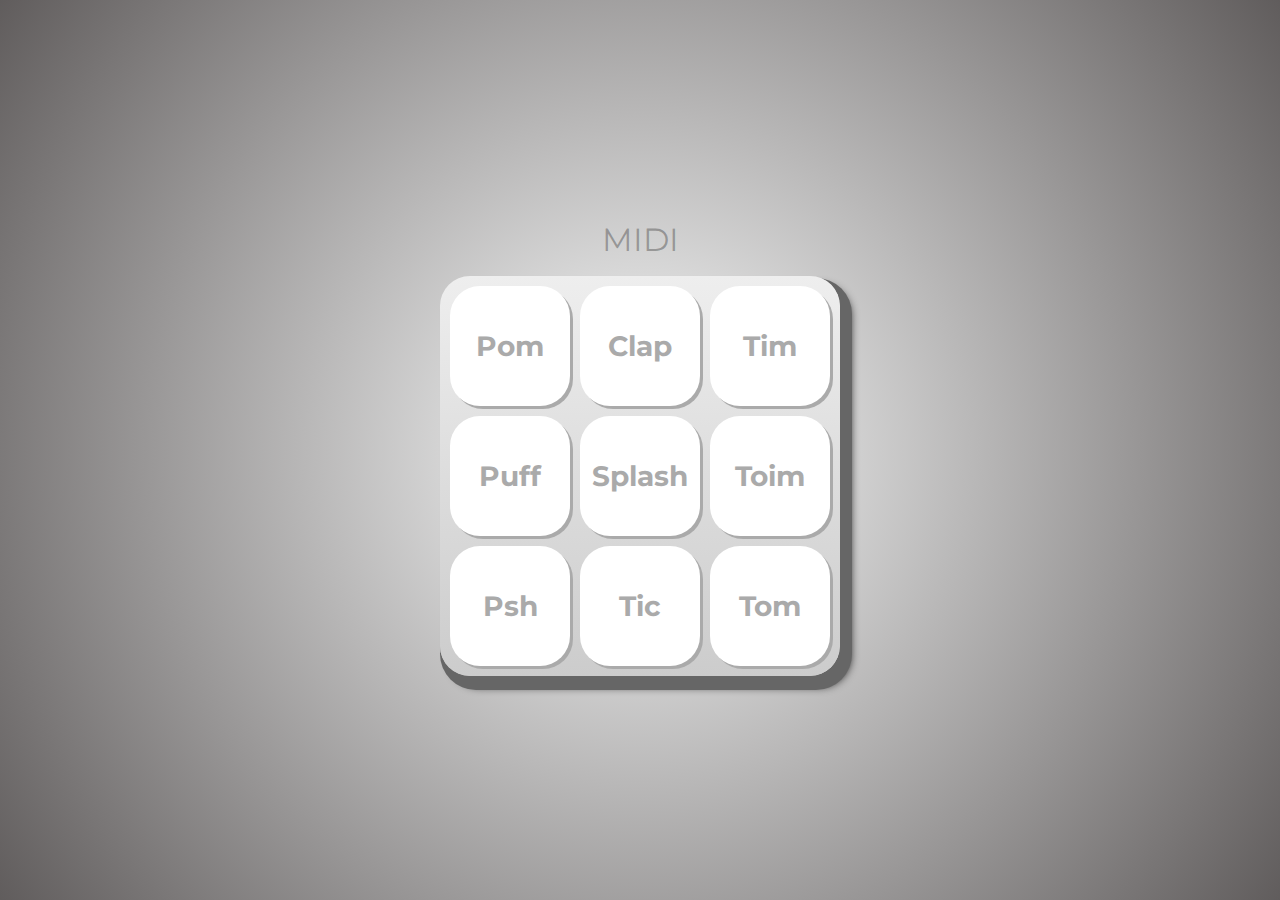
<file: JavaScript/JS Web/index.html>
<!DOCTYPE html>
<html lang="pt-BR">
<head>
    <meta charset="UTF-8">
    <meta http-equiv="X-UA-Compatible" content="IE=edge">
    <meta name="viewport" content="width=device-width, initial-scale=1.0">

    <title>MIDI</title>

    <link rel="preconnect" href="https://fonts.googleapis.com">
    <link rel="preconnect" href="https://fonts.gstatic.com" crossorigin>
    <link href="https://fonts.googleapis.com/css2?family=Montserrat:wght@500;600&display=swap" rel="stylesheet">

    <link rel="icon" type="image/png" href="images/bateria.png">
    <link rel="stylesheet" href="css/reset.css">
    <link rel="stylesheet" href="css/estilos.css">

</head>
<body>

    <h1>MIDI</h1>

    <section class="teclado">
        <button class="tecla tecla_pom">Pom</button>
        <button class="tecla tecla_clap">Clap</button>
        <button class="tecla tecla_tim">Tim</button>

        <button class="tecla tecla_puff">Puff</button>
        <button class="tecla tecla_splash">Splash</button>
        <button class="tecla tecla_toim">Toim</button>

        <button class="tecla tecla_psh">Psh</button>
        <button class="tecla tecla_tic">Tic</button>
        <button class="tecla tecla_tom">Tom</button>
    </section>

    <audio src="sounds/keyq.wav" id="som_tecla_pom"></audio>
    <audio src="sounds/keyw.wav" id="som_tecla_clap"></audio>
    <audio src="sounds/keye.wav" id="som_tecla_tim"></audio>
    <audio src="sounds/keya.wav" id="som_tecla_puff"></audio>
    <audio src="sounds/keys.wav" id="som_tecla_splash"></audio>
    <audio src="sounds/keyd.wav" id="som_tecla_toim"></audio>
    <audio src="sounds/keyz.wav" id="som_tecla_psh"></audio>
    <audio src="sounds/keyx.wav" id="som_tecla_tic"></audio>
    <audio src="sounds/keyc.wav" id="som_tecla_tom"></audio>

    
    <!-- O JS depende da estrutura do html, o script precisa ser passado no body. Se não depende, no head. -->
    <script src="main.js"></script> 

</body>
</html>
</file>
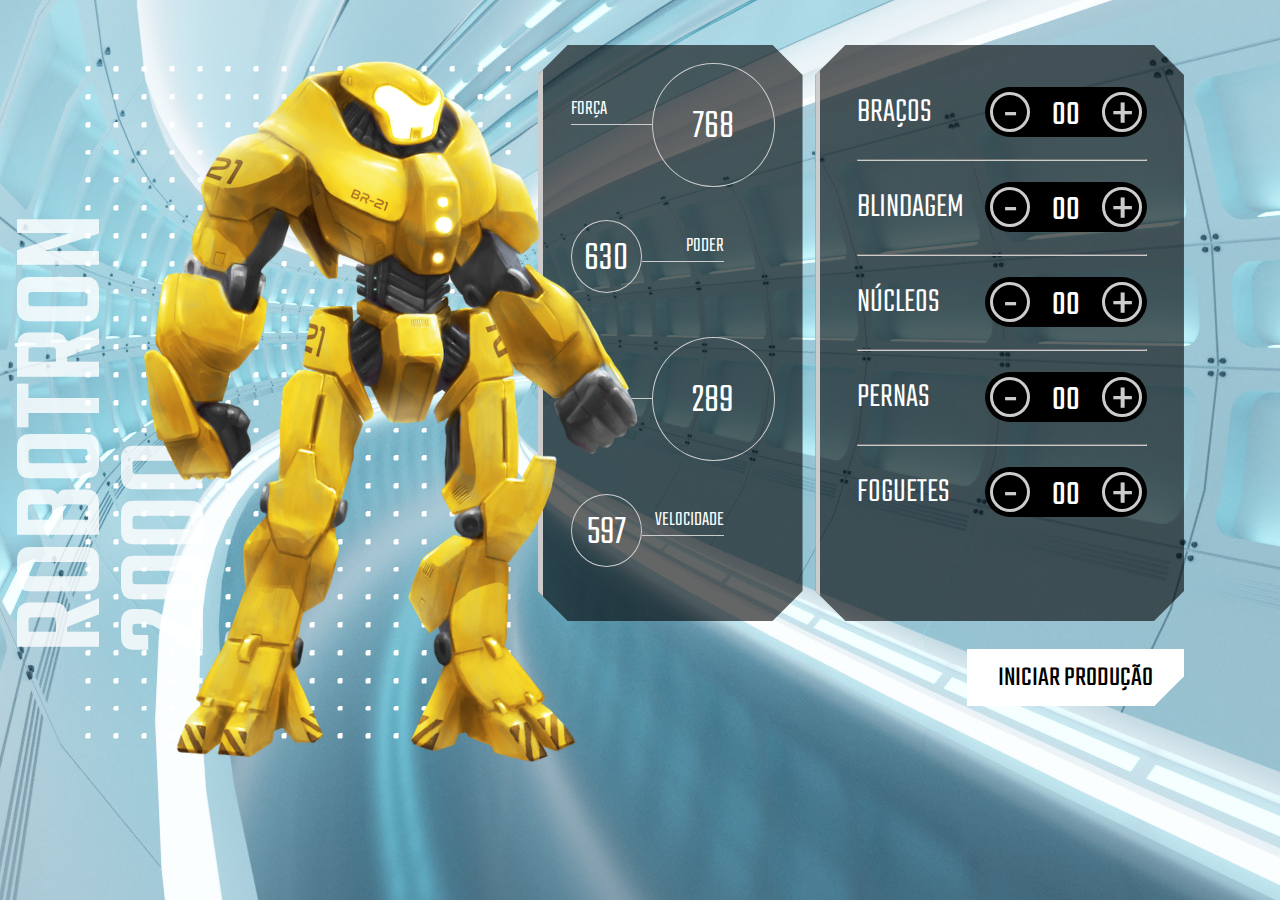
<file: JavaScript/Robotron 2000/index.html>
<!DOCTYPE html>
<html lang="en">
<head>
    <meta charset="UTF-8">
    <meta http-equiv="X-UA-Compatible" content="IE=edge">
    <meta name="viewport" content="width=device-width, initial-scale=1.0">
    <link rel="shortcut icon" type="image/jpg" href="img/favicon.ico"/>
    <title>Robotron 2000</title>

    <link rel="stylesheet" href="css/style.css">
    <link rel="preconnect" href="https://fonts.googleapis.com">
    <link rel="preconnect" href="https://fonts.gstatic.com" crossorigin>
    <link href="https://fonts.googleapis.com/css2?family=Teko:wght@300;500&display=swap" rel="stylesheet"> 
</head>
<body>
    <main>
        <section class="robotron">
            <img id="robotron" class="robo" src="img/robotron.png" alt="Robotron">
            <figcaption class="titulo">ROBOTRON <br>2000</figcaption>
        </section>

        <section class="box estatisticas">
            <div class="estatistica">
                <p class="estatistica-titulo">Força</p>
                <div class="estatistica-valor">
                    <p class="estatistica-numero" data-estatistica="forca">768</p>
                </div>
            </div>
            <div class="estatistica">
                <p class="estatistica-titulo">Poder</p>
                <div class="estatistica-valor">
                    <p class="estatistica-numero" data-estatistica="poder">630</p>
                </div>
            </div>
            <div class="estatistica">
                <p class="estatistica-titulo">Energia</p>
                <div class="estatistica-valor">
                    <p class="estatistica-numero" data-estatistica="energia">289</p>
                </div>
            </div>
            <div class="estatistica">
                <p class="estatistica-titulo">Velocidade</p>
                <div class="estatistica-valor">
                    <p class="estatistica-numero" data-estatistica="velocidade">597</p>
                </div>
            </div>
        </section>

        <section class="equipamentos">
            <form action="" class="montador">
                <div class="box montador-conteudo">
                    <div class="peca">
                        <label for="" class="peca-titulo">Braços</label>
                        <div class="controle">
                            <buttom data-controle="-" data-peca="bracos" class="controle-ajuste">-</buttom>
                            <input type="text" class="controle-contador" data-contador value="00">
                            <buttom data-controle="+" data-peca="bracos" class="controle-ajuste">+</buttom>
                        </div>
                    </div>
                    <hr class="linha">
                    <div class="peca">
                        <label for="" class="peca-titulo">Blindagem</label>
                        <div class="controle">
                            <buttom data-controle="-" data-peca="blindagem" class="controle-ajuste">-</buttom>
                            <input type="text" class="controle-contador" data-contador value="00">
                            <buttom data-controle="+" data-peca="blindagem" class="controle-ajuste">+</buttom>
                        </div>
                    </div>
                    <hr class="linha">
                    <div class="peca">
                        <label for="" class="peca-titulo">Núcleos</label>
                        <div class="controle">
                            <buttom data-controle="-" data-peca="nucleos" class="controle-ajuste">-</buttom>
                            <input type="text" class="controle-contador" data-contador value="00">
                            <buttom data-controle="+" data-peca="nucleos" class="controle-ajuste">+</buttom>
                        </div>
                    </div>
                    <hr class="linha">
                    <div class="peca">
                        <label for="" class="peca-titulo">Pernas</label>
                        <div class="controle">
                            <buttom data-controle="-" data-peca="pernas" class="controle-ajuste">-</buttom>
                            <input type="text" class="controle-contador" data-contador value="00">
                            <buttom data-controle="+" data-peca="pernas" class="controle-ajuste">+</buttom>
                        </div>
                    </div>
                    <hr class="linha">
                    <div class="peca">
                        <label for="" class="peca-titulo">Foguetes</label>
                        <div class="controle">
                            <buttom data-controle="-" data-peca="foguetes" class="controle-ajuste">-</buttom>
                            <input type="text" class="controle-contador" data-contador value="00">
                            <buttom data-controle="+" data-peca="foguetes" class="controle-ajuste">+</buttom>
                        </div>
                    </div>
                </div>      
                <input type="submit" value="Iniciar produção" class="producao" id="producao">
            </form>
        </section>
    </main>

    <script src="js/main.js"></script>
</body>
</html>
</file>
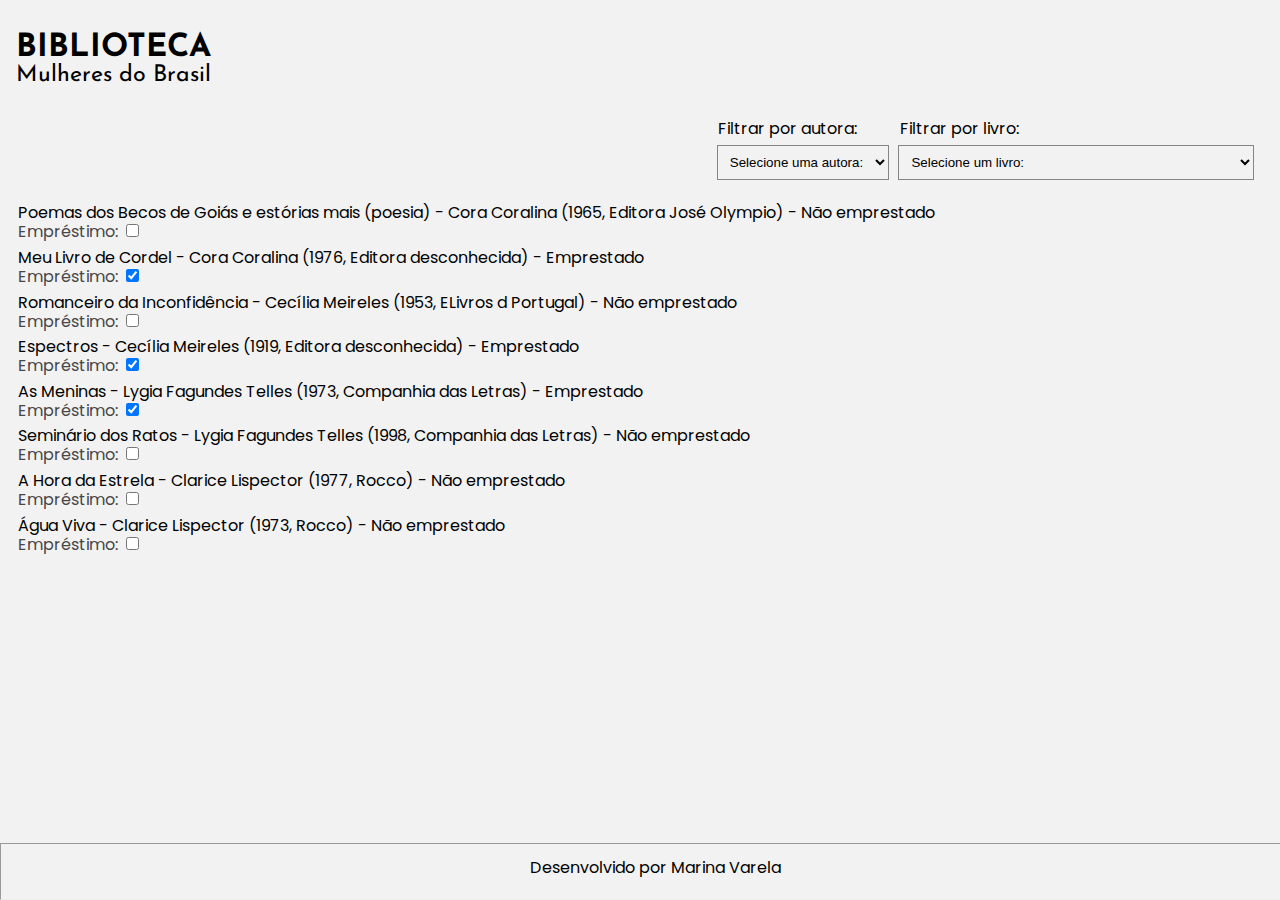
<file: JavaScript/Teste-Biblioteca/index.html>
<!DOCTYPE html>
<html lang="pt-br">

<head>
    <!-- Metadados -->
    <meta charset="UTF-8">
    <meta name="viewport" content="width=device-width, initial-scale=1.0">

    <!-- Estilização -->
    <title>Biblioteca</title>
    <link rel="icon" type="image/x-icon" href="img/favicon.ico">

    <link rel="stylesheet" href="styles/reset.css">
    <link rel="stylesheet" href="styles/style.css">

</head>

<body>
    <!-- Título central -->
    <header class="header">
        <h1 class="header__title">Biblioteca</h1>
        <p class="header__text">Mulheres do Brasil</p>
    </header>

    <main>
        <!-- Filtros e Pesquisa -->
        <section class="filtro">
            <!-- Filtro Autora -->
            <div class="filtro__box">
                <label class="filtro__label" for="filtroAutora">Filtrar por autora:</label>
                <select class="filtro__drop" id="filtroAutora" onchange="filtrarPorAutora()">
                    <option value="all">Selecione uma autora:</option>
                    <option value="Cora Coralina">Cora Coralina</option>
                    <option value="Cecília Meireles">Cecília Meireles</option>
                    <option value="Clarice Lispector">Clarice Lispector</option>
                    <option value="Lygia Fagundes Telles">Lygia Fagundes Telles</option>
                </select>
            </div>

            <div class="filtro__box">
                <label class="filtro__label" for="filtroLivro">Filtrar por livro:</label>
                <select class="filtro__drop" id="filtroLivro" onchange="filtrarPorLivro()">
                    <option value="all">Selecione um livro:</option>
                    <option value="Poemas dos Becos de Goiás e estórias mais (poesia)">Poemas dos Becos de Goiás e
                        estórias mais (poesia)</option>
                    <option value="Meu Livro de Cordel">Meu Livro de Cordel</option>
                    <option value="Romanceiro da Inconfidência">Romanceiro da Inconfidência</option>
                    <option value="Espectros">Espectros</option>
                    <option value="As Meninas">As Meninas</option>
                    <option value="Seminário dos Ratos">Seminário dos Ratos</option>
                    <option value="A Hora da Estrela">A Hora da Estrela</option>
                    <option value="Água Viva">Água Viva</option>
                </select>
            </div>

        </section>

        <!-- Todos os livros -->
        <section class="container-livros"></section>

    </main>


        <!-- Linha divisória -->
        <hr />
        <footer class="footer__box">
            <h2>Desenvolvido por Marina Varela</h2>
        </footer>



    <!-- JavaScript script -->
    <script src="js/main.js"></script>

</body>
</html>
</file>
<file: JavaScript/JS Web/css/estilos.css>
:root {
  --cinza: #aaa;
  --preta: #0000001c;
  --preta-clara: #00000077;
  --branca: #fff;
}

body {
  align-items: center;
  background: radial-gradient(circle, hsla(0, 0%, 85%, 1) 22%, hsla(0, 2%, 37%, 1) 100%);
  display: flex;
  justify-content: center;
  flex-direction: column;
  font-family: 'Montserrat', sans-serif;
  min-height: 100vh;
}

h1 {
  color: #0000004b;
  margin-bottom: 20px;
  font-size: 2rem;
}

.teclado {
  background: linear-gradient(to bottom, #eeeeee 0%,#cccccc 100%);
  box-shadow: 6px 8px 0 6px #666, 10px 10px 10px #000;
  border-radius: 30px;
  display: grid;
  gap: 10px;
  grid-template-columns: repeat(3, 1fr);
  padding: 10px;
}

.tecla {
  background-color: var(--branca);
  border-radius: 30px;
  box-shadow: 3px 3px 0 var(--cinza);
  color: var(--cinza);
  cursor: pointer;
  height: 120px;
  font-size: 1.75em;
  font-weight: bold;
  line-height: 120px;
  text-align: center;
  width: 120px;
}

.tecla.ativa,
.tecla:active {
  background-color: var(--preta);
  border: 4px solid  var(--preta);
  box-shadow: 3px 3px 0 var(--preta-clara) inset;
  color: var(--branca);
  outline: none;
}

.tecla.focus,
.tecla:focus {
  outline: none;
  box-shadow: 2px 2px 10px var(--preta-clara);
}

.tecla.active:focus,
.tecla:active:focus {
  box-shadow: 3px 3px 0 var(--preta-clara) inset, 1px 1px 5px var(--preta-clara);
}
</file>
<file: JavaScript/Robotron 2000/css/style.css>
:root {
    --main-cinza: #CCCCCC;
    --main-branco: #FFFFFF;
    --main-preto: #000000;
}

* {
    box-sizing: border-box;
}

body {
    background: url(../img/fundo.jpg);
    background-position: center center;
    background-size: cover cover;
    padding: 0;
    margin: 0;
    font-weight: 300;
}

body, input {
    font-family: 'Teko', sans-serif;
}

main {
    width: 80vw;
    height: 80vh;
    margin: 10vh 8vw 10vh 12vw;
    display: flex;
    gap: 1vw;
}

.robotron {
    background: url(../img/estrutura.png) no-repeat;
    background-position: center center;
    margin: 0;
    flex-basis: 40%;
    position: relative;
}

.robo {
    height: 110%;
    z-index: 1;
    position: absolute;
    left: -20%;
    top: -5%;
}

.titulo {
    transform: rotate(180deg);
    font-weight: 500;
    font-size: 130px;
    position: absolute;
    bottom: 7rem;
    left: -3rem;
    line-height: 0.8;
    writing-mode: vertical-rl;
    text-orientation: mixed;
    color: rgba(255,255,255,0.8)
}

.box {
    background: rgba(0,0,0,0.6);
    clip-path: polygon(calc(100% - 30px) 0, 100% 30px, 100% calc(100% - 30px), calc(100% - 30px) 100%, 30px 100%, 0 calc(100% - 30px), 0 30px, 30px 0);
    border-left: 5px solid var(--main-cinza);
    height: 80%;
}

/****************************** Equipamentos *****/

.equipamentos {
    flex-basis: 32%;
}

.montador {
    height: 100%;;
}

.montador-conteudo {
    padding: 2em 10%;
}

.peca {
    padding: 1em 0;
}

.peca-titulo {
    color: var(--main-branco);
    text-transform: uppercase;
    font-size: 2.5em;
}

.controle {
    background: var(--main-preto);
    border-radius: 25px;
    float: right;
    display: inline-flex;
    padding: 5px;
    align-items: center;
    align-self: flex-end;
}

.controle-contador {
    width: 40px;
    height: 35px;
    background: none;
    border: 0;
    margin: 0 1rem;
    color: var(--main-branco);
    text-align: center;
    font-size: 2.5em;
    display: inline-flex;
    align-items: center;
    padding-top: 8px;
}

.controle-ajuste {
    display: inline-block;
    width: 40px;
    height: 40px;
    line-height: 44px;
    border-radius: 50%;
    color: var(--main-cinza);
    font-size: 4em;
    background: var(--main-preto);
    text-align: center;
    border: 3px solid var(--main-cinza);
    cursor: pointer;
}

.linha {
    border-color: var(--main-cinza);
}

.producao {
    margin-top: 1em;
    font-size: 2em;
    text-transform: uppercase;
    padding: 0.2em 1em;
    float: right;
    border: 3px solid var(--main-branco);
    background: var(--main-branco);
    clip-path: polygon(100% 0, 100% calc(100% - 30px), calc(100% - 30px) 100%, 0 100%, 0 0);
    cursor: pointer;
}

.producao:hover {
    background: var(--main-preto);
    color: var(--main-branco)
}



/****************************** Estatísticas *****/
.estatisticas {
    flex-basis: 23%;
    padding: 2em 2em 0;
}

.estatistica {
    color: var(--main-branco);
    display: flex;
    align-items: flex-start;
    height: 25%;
}

.estatistica-titulo {
    font-size: 1.5em;
    border-bottom: 1px solid var(--main-cinza);
    flex-basis: 40%;
    text-transform: uppercase;
    order: 1
}

.estatistica-valor {
    flex-basis: 60%;
    position: relative;
    margin: 10px 0 0;
    order: 2;
    margin: -10px 0 0;
}

.estatistica-valor::after {
    content: "";
    display: block;
    padding-bottom: 100%;
    border: 1px solid var(--main-cinza);
    border-radius: 50%;
}

.estatistica-numero {
    position: absolute;
    top: 50%;
    transform: translateY(-46%);
    width: 100%;
    line-height: 100%;
    text-align: center;
    font-size: 3em;
    margin: 0;
}

.estatistica:nth-child(2n) .estatistica-titulo {
    order: 2;
    text-align: right;
}

.estatistica:nth-child(2n) .estatistica-valor {
    order: 1;
    flex-basis: 35%;
    margin: 10px 0 0;
}

@media screen and (max-width: 1600px) {
    body { 
        font-size: 14px;
    }
    main {
        width: 90vw;
        height: 80vh;
        margin: 5vh auto;
    }
}

@media screen and (max-width: 1200px) {
    body { 
        font-size: 13px;
    }

    main {
        width: 96vw;
        height: 80vh;
        margin: 10vh auto;
    }
}
</file>
<file: JavaScript/Teste-Biblioteca/styles/style.css>
/* FONTES */
@import url('https://fonts.googleapis.com/css2?family=Poppins:wght@300;400;500;700&display=swap');
@import url('https://fonts.googleapis.com/css2?family=Josefin+Sans&display=swap');

/* ESTILIZAÇÕES */
@import url(header.css);
@import url(main.css);
@import url(footer.css);

:root {
    /* Cores */
    --color-background: #F2F2F2;
    --branca: #FFFFFF;
    --preto: #000000;
    --cinza: #474646;
    --cinza-claro: #858585;

    /* Fontes */
    --fonte-principal: "Poppins";
    --fonte-secundaria: "Josefin Sans";
}

body {
    background-color: var(--color-background);
    font-family: var(--fonte-principal);
    font-size: 16px;
    font-weight: 400;
}
</file>
